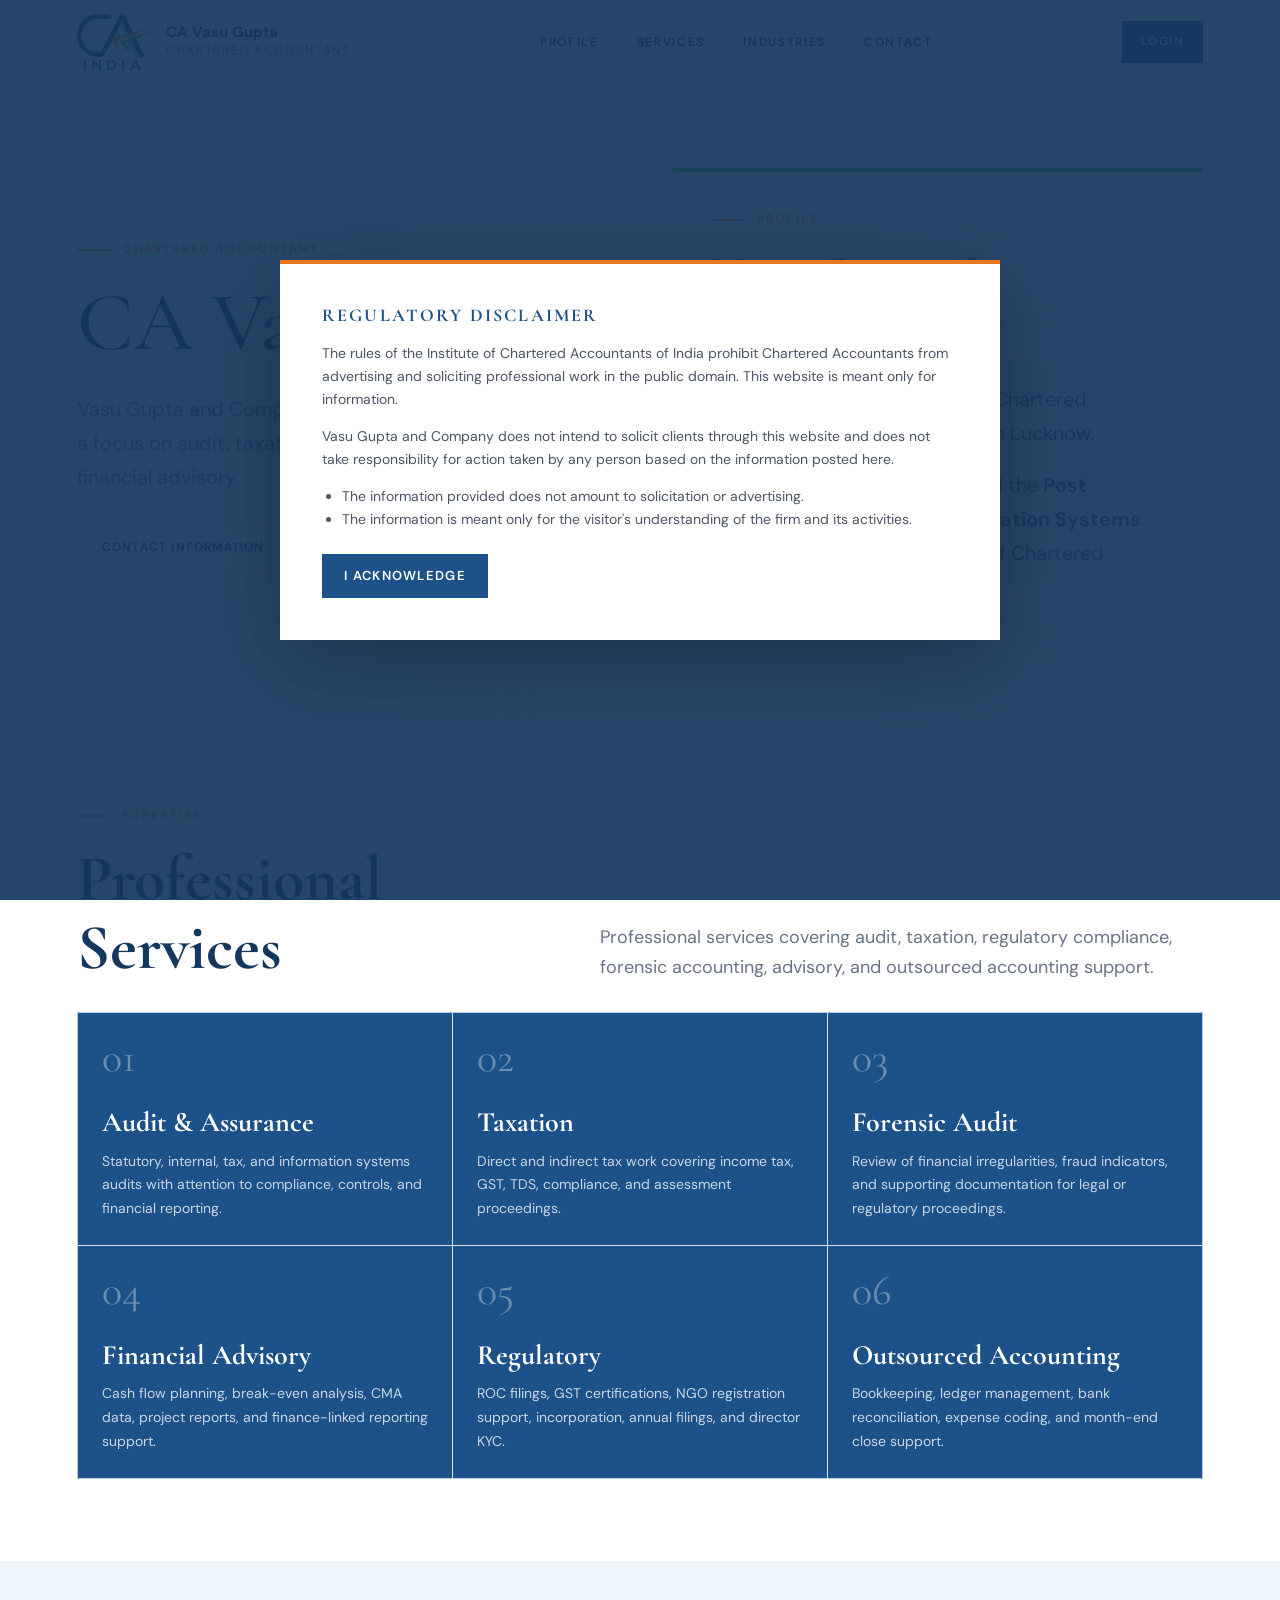
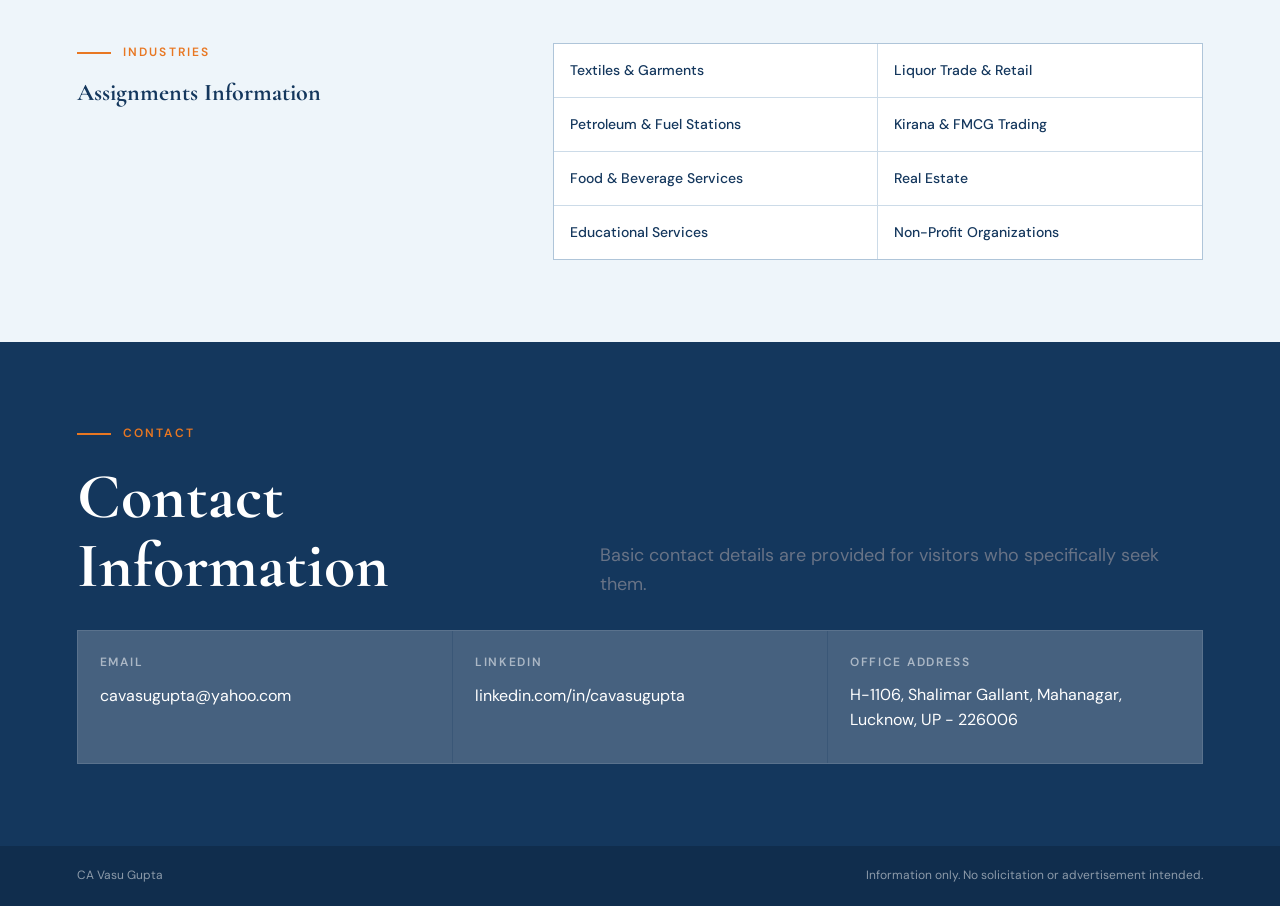
<file: index.html>
<!doctype html>
<html lang="en">
<head>
  <meta charset="UTF-8">
  <meta name="viewport" content="width=device-width, initial-scale=1.0">
  <title>CA Vasu Gupta</title>
  <link rel="icon" type="image/png" href="assets/CA_India_Logo.png">
  <link rel="preconnect" href="https://fonts.googleapis.com">
  <link href="https://fonts.googleapis.com/css2?family=Cormorant+Garamond:wght@400;500;600&family=DM+Sans:wght@300;400;500;600&display=swap" rel="stylesheet">
  <style>
    :root {
      --navy: #1d5189;
      --navy-dark: #14375d;
      --orange: #e87722;
      --green: #5cb04d;
      --paper: #fbfaf8;
      --panel: #ffffff;
      --ink: #162235;
      --muted: #687386;
      --line: rgba(29, 81, 137, 0.16);
      --soft-blue: #eef5fa;
    }

    * { box-sizing: border-box; }
    html { scroll-behavior: smooth; }
    body {
      margin: 0;
      background: var(--paper);
      color: var(--ink);
      font-family: "DM Sans", Arial, sans-serif;
      line-height: 1.65;
      letter-spacing: 0;
    }

    a { color: inherit; }

    .modal-overlay {
      position: fixed;
      inset: 0;
      z-index: 1000;
      display: flex;
      align-items: center;
      justify-content: center;
      padding: 24px;
      background: rgba(20, 55, 93, 0.92);
    }

    .modal {
      width: min(720px, 100%);
      padding: clamp(24px, 4vw, 42px);
      background: #fff;
      border-top: 4px solid var(--orange);
      box-shadow: 0 24px 80px rgba(0, 0, 0, 0.25);
    }

    .modal h2 {
      margin: 0 0 16px;
      color: var(--navy);
      font-size: 18px;
      letter-spacing: 0.12em;
      text-transform: uppercase;
    }

    .modal p,
    .modal li {
      color: #4b5565;
      font-size: 14px;
    }

    .modal ul {
      margin: 0 0 22px;
      padding-left: 20px;
    }

    .modal button {
      min-height: 44px;
      padding: 0 22px;
      border: 0;
      background: var(--navy);
      color: #fff;
      cursor: pointer;
      font: inherit;
      font-size: 13px;
      font-weight: 600;
      letter-spacing: 0.1em;
      text-transform: uppercase;
    }

    .site-header {
      position: sticky;
      top: 0;
      z-index: 50;
      display: flex;
      align-items: center;
      justify-content: space-between;
      min-height: 84px;
      padding: 12px clamp(18px, 6vw, 96px);
      background: rgba(251, 250, 248, 0.96);
      border-bottom: 1px solid var(--line);
      backdrop-filter: blur(10px);
    }

    .brand {
      display: inline-flex;
      align-items: center;
      gap: 14px;
      text-decoration: none;
    }

    .brand img {
      width: auto;
      height: 56px;
      display: block;
      mix-blend-mode: multiply;
    }

    .brand-text {
      display: grid;
      gap: 0;
    }

    .brand-text strong {
      color: var(--navy-dark);
      font-size: 15px;
      line-height: 1.2;
    }

    .brand-text span {
      color: var(--muted);
      font-size: 12px;
      text-transform: uppercase;
      letter-spacing: 0.14em;
    }

    .nav-links {
      display: flex;
      align-items: center;
      gap: clamp(18px, 3vw, 38px);
      list-style: none;
      margin: 0;
      padding: 0;
    }

    .nav-links a {
      color: var(--ink);
      text-decoration: none;
      font-size: 12px;
      font-weight: 600;
      letter-spacing: 0.14em;
      text-transform: uppercase;
    }

    .nav-links a:hover { color: var(--navy); }

    .header-actions {
      display: flex;
      align-items: center;
      gap: 12px;
    }

    .login-button {
      min-height: 42px;
      padding: 0 18px;
      border: 1px solid var(--navy);
      background: var(--navy);
      color: #fff;
      cursor: pointer;
      font: inherit;
      font-size: 12px;
      font-weight: 600;
      letter-spacing: 0.12em;
      text-transform: uppercase;
    }

    .login-button:hover,
    .login-button:focus-visible {
      background: var(--navy-dark);
      border-color: var(--navy-dark);
    }

    .menu-toggle {
      display: none;
      width: 42px;
      height: 42px;
      border: 1px solid var(--line);
      background: #fff;
      cursor: pointer;
    }

    .menu-toggle span {
      display: block;
      width: 20px;
      height: 2px;
      margin: 5px auto;
      background: var(--navy);
    }

    .mobile-nav {
      display: none;
      position: fixed;
      top: 84px;
      left: 0;
      right: 0;
      z-index: 45;
      padding: 12px clamp(18px, 6vw, 96px) 20px;
      background: var(--paper);
      border-bottom: 1px solid var(--line);
    }

    .mobile-nav.open { display: grid; }
    .mobile-nav a {
      padding: 12px 0;
      border-bottom: 1px solid var(--line);
      color: var(--ink);
      text-decoration: none;
      font-size: 13px;
      font-weight: 600;
      letter-spacing: 0.12em;
      text-transform: uppercase;
    }

    .mobile-login {
      width: 100%;
      min-height: 44px;
      margin-top: 12px;
    }

    .login-overlay {
      position: fixed;
      inset: 0;
      z-index: 900;
      display: none;
      align-items: center;
      justify-content: center;
      padding: 24px;
      background: rgba(20, 55, 93, 0.72);
    }

    .login-overlay.open { display: flex; }

    .login-dialog {
      width: min(420px, 100%);
      padding: 28px;
      background: #fff;
      border-top: 4px solid var(--orange);
      box-shadow: 0 24px 80px rgba(0, 0, 0, 0.25);
    }

    .login-dialog h2 {
      margin: 0 0 20px;
      color: var(--navy-dark);
      font-size: 30px;
    }

    .login-field {
      display: grid;
      gap: 7px;
      margin-bottom: 14px;
    }

    .login-field label {
      color: var(--navy-dark);
      font-size: 12px;
      font-weight: 600;
      letter-spacing: 0.12em;
      text-transform: uppercase;
    }

    .login-field input {
      width: 100%;
      min-height: 44px;
      padding: 10px 12px;
      border: 1px solid var(--line);
      color: var(--ink);
      font: inherit;
      font-size: 15px;
    }

    .login-field input:focus {
      border-color: var(--navy);
      outline: 2px solid rgba(29, 81, 137, 0.14);
    }

    .login-error {
      min-height: 22px;
      margin: 2px 0 16px;
      color: #b42318;
      font-size: 13px;
    }

    .login-actions {
      display: flex;
      gap: 10px;
      justify-content: flex-end;
    }

    .login-actions button {
      min-height: 42px;
      padding: 0 16px;
      border: 1px solid var(--line);
      background: #fff;
      color: var(--navy-dark);
      cursor: pointer;
      font: inherit;
      font-size: 12px;
      font-weight: 600;
      letter-spacing: 0.1em;
      text-transform: uppercase;
    }

    .login-actions button[type="submit"] {
      border-color: var(--navy);
      background: var(--navy);
      color: #fff;
    }

    main { overflow: hidden; }

    .hero {
      padding: clamp(42px, 7vw, 84px) clamp(18px, 6vw, 96px) clamp(44px, 7vw, 80px);
      border-bottom: 1px solid var(--line);
      background:
        linear-gradient(90deg, rgba(238, 245, 250, 0.95), rgba(251, 250, 248, 0.7)),
        var(--paper);
    }

    .hero-grid {
      display: grid;
      grid-template-columns: repeat(2, minmax(0, 1fr));
      gap: clamp(28px, 5vw, 72px);
      align-items: stretch;
      max-width: 1240px;
      margin: 0 auto;
    }

    .hero-intro {
      display: flex;
      flex-direction: column;
      justify-content: center;
      min-height: 360px;
      padding: clamp(22px, 4vw, 38px) 0;
    }

    .eyebrow,
    .section-label {
      display: flex;
      align-items: center;
      gap: 12px;
      min-height: 18px;
      margin-bottom: 18px;
      color: var(--orange);
      font-size: 12px;
      font-weight: 600;
      letter-spacing: 0.18em;
      text-transform: uppercase;
    }

    .eyebrow::before,
    .section-label::before {
      content: "";
      width: 34px;
      height: 2px;
      background: var(--orange);
    }

    h1,
    h2,
    h3 {
      margin: 0;
      color: var(--navy-dark);
      font-family: "Cormorant Garamond", Georgia, serif;
      line-height: 1.08;
    }

    h1 {
      max-width: 560px;
      font-size: clamp(56px, 6.5vw, 88px);
      font-weight: 500;
    }

    .hero-sub {
      max-width: 560px;
      margin: 24px 0 30px;
      color: var(--muted);
      font-size: clamp(17px, 1.6vw, 20px);
      font-weight: 400;
      line-height: 1.7;
    }

    .hero-actions {
      display: flex;
      flex-wrap: wrap;
      gap: 12px;
    }

    .plain-link {
      display: inline-flex;
      align-items: center;
      min-height: 44px;
      padding: 0 18px;
      border: 1px solid var(--line);
      background: #fff;
      color: var(--navy-dark);
      text-decoration: none;
      font-size: 12px;
      font-weight: 600;
      letter-spacing: 0.1em;
      text-transform: uppercase;
    }

    .hero .plain-link {
      min-height: 48px;
      padding: 0 24px;
    }

    .profile-panel {
      display: flex;
      flex-direction: column;
      justify-content: center;
      min-height: 360px;
      padding: clamp(22px, 4vw, 38px);
      background: rgba(255, 255, 255, 0.82);
      border: 1px solid var(--line);
      border-top: 4px solid var(--green);
    }

    .profile-panel h2 {
      margin-bottom: 24px;
      font-size: clamp(38px, 4vw, 56px);
      font-weight: 500;
    }

    .profile-panel p {
      max-width: 560px;
      margin: 0 0 18px;
      color: #4f596a;
      font-size: clamp(17px, 1.6vw, 20px);
      line-height: 1.7;
    }

    .profile-panel p:last-child { margin-bottom: 0; }

    section {
      padding: clamp(44px, 7vw, 82px) clamp(18px, 6vw, 96px);
    }

    .section-inner {
      max-width: 1240px;
      margin: 0 auto;
    }

    .section-head {
      display: grid;
      grid-template-columns: minmax(260px, 0.8fr) minmax(300px, 1fr);
      gap: 40px;
      align-items: end;
      margin-bottom: 30px;
    }

    .section-head h2 {
      font-size: clamp(38px, 5vw, 64px);
    }

    .section-head p {
      margin: 0;
      color: var(--muted);
      font-size: 18px;
      line-height: 1.65;
    }

    .tool-grid,
    .service-grid,
    .info-grid {
      display: grid;
      gap: 1px;
      background: var(--line);
      border: 1px solid var(--line);
    }

    .tool-grid { grid-template-columns: repeat(2, minmax(0, 1fr)); }
    .service-grid { grid-template-columns: repeat(3, minmax(0, 1fr)); }
    .info-grid { grid-template-columns: repeat(4, minmax(0, 1fr)); }

    .tile {
      min-height: 190px;
      padding: 24px;
      background: var(--panel);
    }

    .tile h3 {
      margin-bottom: 12px;
      font-size: 28px;
    }

    .tile p {
      margin: 0;
      color: var(--muted);
      font-size: 14px;
      line-height: 1.7;
    }

    .tool-tile {
      display: flex;
      flex-direction: column;
      justify-content: space-between;
      min-height: 220px;
      text-decoration: none;
    }

    .tool-tile span {
      color: var(--orange);
      font-size: 12px;
      font-weight: 600;
      letter-spacing: 0.12em;
      text-transform: uppercase;
    }

    .tool-tile:hover h3 { color: var(--navy); }

    .services { background: #fff; }

    .service-tile {
      background: var(--navy);
      border-color: rgba(255, 255, 255, 0.1);
    }

    .service-tile h3,
    .service-tile p {
      color: #fff;
    }

    .service-tile p { opacity: 0.76; }

    .service-number {
      display: block;
      margin-bottom: 28px;
      color: rgba(255, 255, 255, 0.35);
      font-family: "Cormorant Garamond", Georgia, serif;
      font-size: 42px;
      line-height: 1;
    }

    .about { background: var(--soft-blue); }

    .industries {
      display: grid;
      grid-template-columns: minmax(250px, 0.8fr) minmax(300px, 1.2fr);
      gap: 42px;
      align-items: start;
    }

    .industry-list {
      display: grid;
      grid-template-columns: repeat(2, minmax(0, 1fr));
      gap: 1px;
      background: var(--line);
      border: 1px solid var(--line);
    }

    .industry-list div {
      padding: 15px 16px;
      background: #fff;
      color: var(--navy-dark);
      font-size: 14px;
      font-weight: 500;
    }

    .contact {
      background: var(--navy-dark);
      color: #fff;
    }

    .contact h2,
    .contact h3 {
      color: #fff;
    }

    .contact .section-label { color: var(--orange); }

    .contact-grid {
      display: grid;
      grid-template-columns: repeat(3, minmax(0, 1fr));
      gap: 1px;
      background: rgba(255, 255, 255, 0.16);
      border: 1px solid rgba(255, 255, 255, 0.16);
    }

    .contact-card {
      min-height: 132px;
      padding: 22px;
      background: rgba(255, 255, 255, 0.06);
    }

    .contact-card span {
      display: block;
      margin-bottom: 10px;
      color: rgba(255, 255, 255, 0.55);
      font-size: 12px;
      font-weight: 600;
      letter-spacing: 0.14em;
      text-transform: uppercase;
    }

    .contact-card a,
    .contact-card p {
      margin: 0;
      color: #fff;
      text-decoration: none;
      font-size: 16px;
      line-height: 1.55;
    }

    footer {
      display: flex;
      justify-content: space-between;
      gap: 16px;
      padding: 20px clamp(18px, 6vw, 96px);
      background: #102d4d;
      color: rgba(255, 255, 255, 0.52);
      font-size: 12px;
    }

    @media (max-width: 980px) {
      .hero-grid,
      .section-head,
      .industries,
      .contact-grid {
        grid-template-columns: 1fr;
      }

      .hero-intro,
      .profile-panel {
        min-height: 0;
      }

      .hero-intro {
        padding: 0;
      }

      .service-grid,
      .info-grid {
        grid-template-columns: repeat(2, minmax(0, 1fr));
      }
    }

    @media (max-width: 760px) {
      .site-header { min-height: 74px; }
      .brand img { height: 48px; }
      .brand-text { display: none; }
      .nav-links { display: none; }
      .site-header .login-button { display: none; }
      .menu-toggle { display: block; }
      .mobile-nav { top: 74px; }
      .tool-grid,
      .service-grid,
      .info-grid,
      .industry-list {
        grid-template-columns: 1fr;
      }
      .hero-actions { align-items: stretch; }
      .plain-link { width: 100%; justify-content: center; }
      footer { flex-direction: column; }
    }
  </style>
</head>
<body>
  <div class="modal-overlay" id="disclaimerModal">
    <div class="modal">
      <h2>Regulatory Disclaimer</h2>
      <p>The rules of the Institute of Chartered Accountants of India prohibit Chartered Accountants from advertising and soliciting professional work in the public domain. This website is meant only for information.</p>
      <p>Vasu Gupta and Company does not intend to solicit clients through this website and does not take responsibility for action taken by any person based on the information posted here.</p>
      <ul>
        <li>The information provided does not amount to solicitation or advertising.</li>
        <li>The information is meant only for the visitor's understanding of the firm and its activities.</li>
      </ul>
      <button type="button" onclick="document.getElementById('disclaimerModal').style.display='none'">I Acknowledge</button>
    </div>
  </div>

  <header class="site-header">
    <a class="brand" href="#home">
      <img src="assets/CA_India_Logo.png" alt="CA India logo">
      <span class="brand-text">
        <strong>CA Vasu Gupta</strong>
        <span>Chartered Accountant</span>
      </span>
    </a>
    <nav aria-label="Primary navigation">
      <ul class="nav-links">
        <li><a href="#profile">Profile</a></li>
        <li><a href="#services">Services</a></li>
        <li><a href="#industries">Industries</a></li>
        <li><a href="#contact">Contact</a></li>
      </ul>
    </nav>
    <div class="header-actions">
      <button class="login-button" type="button" onclick="openLogin()">Login</button>
      <button class="menu-toggle" type="button" aria-label="Toggle menu" onclick="toggleMobileMenu()">
        <span></span>
        <span></span>
        <span></span>
      </button>
    </div>
  </header>

  <div class="mobile-nav" id="mobileNav">
    <a href="#profile" onclick="closeMobileMenu()">Profile</a>
    <a href="#services" onclick="closeMobileMenu()">Services</a>
    <a href="#industries" onclick="closeMobileMenu()">Industries</a>
    <a href="#contact" onclick="closeMobileMenu()">Contact</a>
    <button class="login-button mobile-login" type="button" onclick="openLogin()">Login</button>
  </div>

  <div class="login-overlay" id="loginOverlay" aria-hidden="true">
    <form class="login-dialog" id="loginForm" aria-labelledby="loginTitle">
      <h2 id="loginTitle">Login</h2>
      <div class="login-field">
        <label for="loginUser">Login</label>
        <input id="loginUser" name="loginUser" type="text" autocomplete="username" required>
      </div>
      <div class="login-field">
        <label for="loginPassword">Password</label>
        <input id="loginPassword" name="loginPassword" type="password" autocomplete="current-password" required>
      </div>
      <p class="login-error" id="loginError" role="alert"></p>
      <div class="login-actions">
        <button type="button" onclick="closeLogin()">Cancel</button>
        <button type="submit">Open</button>
      </div>
    </form>
  </div>

  <main id="home">
    <section class="hero" id="profile">
      <div class="hero-grid">
        <div class="hero-intro">
          <div class="eyebrow">Chartered Accountant</div>
          <h1>CA Vasu Gupta</h1>
          <p class="hero-sub">Vasu Gupta and Company, practicing from Lucknow with a focus on audit, taxation, forensic accounting, and financial advisory.</p>
          <div class="hero-actions">
            <a class="plain-link" href="#contact">Contact Information</a>
          </div>
        </div>
        <div class="profile-panel">
          <div class="section-label">Profile</div>
          <h2>Vasu Gupta & Company</h2>
          <p>Vasu Gupta and Company is a Chartered Accountant firm practicing from Lucknow.</p>
          <p><strong>CA Vasu Gupta</strong> has completed the <strong>Post Qualification Course in Information Systems Audit (ISA)</strong> from the Institute of Chartered Accountants of India (ICAI).</p>
        </div>
      </div>
    </section>

    <section class="services" id="services">
      <div class="section-inner">
        <div class="section-head">
          <div>
            <div class="section-label">Expertise</div>
            <h2>Professional Services</h2>
          </div>
          <p>Professional services covering audit, taxation, regulatory compliance, forensic accounting, advisory, and outsourced accounting support.</p>
        </div>
        <div class="service-grid">
          <article class="tile service-tile">
            <span class="service-number">01</span>
            <h3>Audit & Assurance</h3>
            <p>Statutory, internal, tax, and information systems audits with attention to compliance, controls, and financial reporting.</p>
          </article>
          <article class="tile service-tile">
            <span class="service-number">02</span>
            <h3>Taxation</h3>
            <p>Direct and indirect tax work covering income tax, GST, TDS, compliance, and assessment proceedings.</p>
          </article>
          <article class="tile service-tile">
            <span class="service-number">03</span>
            <h3>Forensic Audit</h3>
            <p>Review of financial irregularities, fraud indicators, and supporting documentation for legal or regulatory proceedings.</p>
          </article>
          <article class="tile service-tile">
            <span class="service-number">04</span>
            <h3>Financial Advisory</h3>
            <p>Cash flow planning, break-even analysis, CMA data, project reports, and finance-linked reporting support.</p>
          </article>
          <article class="tile service-tile">
            <span class="service-number">05</span>
            <h3>Regulatory</h3>
            <p>ROC filings, GST certifications, NGO registration support, incorporation, annual filings, and director KYC.</p>
          </article>
          <article class="tile service-tile">
            <span class="service-number">06</span>
            <h3>Outsourced Accounting</h3>
            <p>Bookkeeping, ledger management, bank reconciliation, expense coding, and month-end close support.</p>
          </article>
        </div>
      </div>
    </section>

    <section class="about" id="industries">
      <div class="section-inner industries">
        <div>
          <div class="section-label">Industries</div>
          <h2>Assignments Information</h2>
        </div>
        <div class="industry-list">
          <div>Textiles & Garments</div>
          <div>Liquor Trade & Retail</div>
          <div>Petroleum & Fuel Stations</div>
          <div>Kirana & FMCG Trading</div>
          <div>Food & Beverage Services</div>
          <div>Real Estate</div>
          <div>Educational Services</div>
          <div>Non-Profit Organizations</div>
        </div>
      </div>
    </section>

    <section class="contact" id="contact">
      <div class="section-inner">
        <div class="section-head">
          <div>
            <div class="section-label">Contact</div>
            <h2>Contact Information</h2>
          </div>
          <p>Basic contact details are provided for visitors who specifically seek them.</p>
        </div>
        <div class="contact-grid">
          <div class="contact-card">
            <span>Email</span>
            <a href="mailto:cavasugupta@yahoo.com">cavasugupta@yahoo.com</a>
          </div>
          <div class="contact-card">
            <span>LinkedIn</span>
            <a href="https://www.linkedin.com/in/cavasugupta" target="_blank" rel="noopener">linkedin.com/in/cavasugupta</a>
          </div>
          <div class="contact-card">
            <span>Office Address</span>
            <p>H-1106, Shalimar Gallant, Mahanagar, Lucknow, UP - 226006</p>
          </div>
        </div>
      </div>
    </section>
  </main>

  <footer>
    <span>CA Vasu Gupta</span>
    <span>Information only. No solicitation or advertisement intended.</span>
  </footer>

  <script>
    function toggleMobileMenu() {
      document.getElementById("mobileNav").classList.toggle("open");
    }

    function closeMobileMenu() {
      document.getElementById("mobileNav").classList.remove("open");
    }

    function openLogin() {
      closeMobileMenu();
      document.getElementById("loginOverlay").classList.add("open");
      document.getElementById("loginOverlay").setAttribute("aria-hidden", "false");
      document.getElementById("loginError").textContent = "";
      document.getElementById("loginUser").focus();
    }

    function closeLogin() {
      document.getElementById("loginOverlay").classList.remove("open");
      document.getElementById("loginOverlay").setAttribute("aria-hidden", "true");
      document.getElementById("loginForm").reset();
      document.getElementById("loginError").textContent = "";
    }

    document.getElementById("loginOverlay").addEventListener("click", function(event) {
      if (event.target === event.currentTarget) {
        closeLogin();
      }
    });

    document.addEventListener("keydown", function(event) {
      if (event.key === "Escape" && document.getElementById("loginOverlay").classList.contains("open")) {
        closeLogin();
      }
    });

    document.getElementById("loginForm").addEventListener("submit", function(event) {
      event.preventDefault();

      const login = document.getElementById("loginUser").value.trim().toLowerCase();
      const password = document.getElementById("loginPassword").value.trim().toLowerCase();
      const pages = {
        index: "index/",
        insurance: "insurance/"
      };

      if (login === password && pages[login]) {
        window.location.href = pages[login];
        return;
      }

      document.getElementById("loginError").textContent = "Invalid login or password.";
    });
  </script>
</body>
</html>
</file>
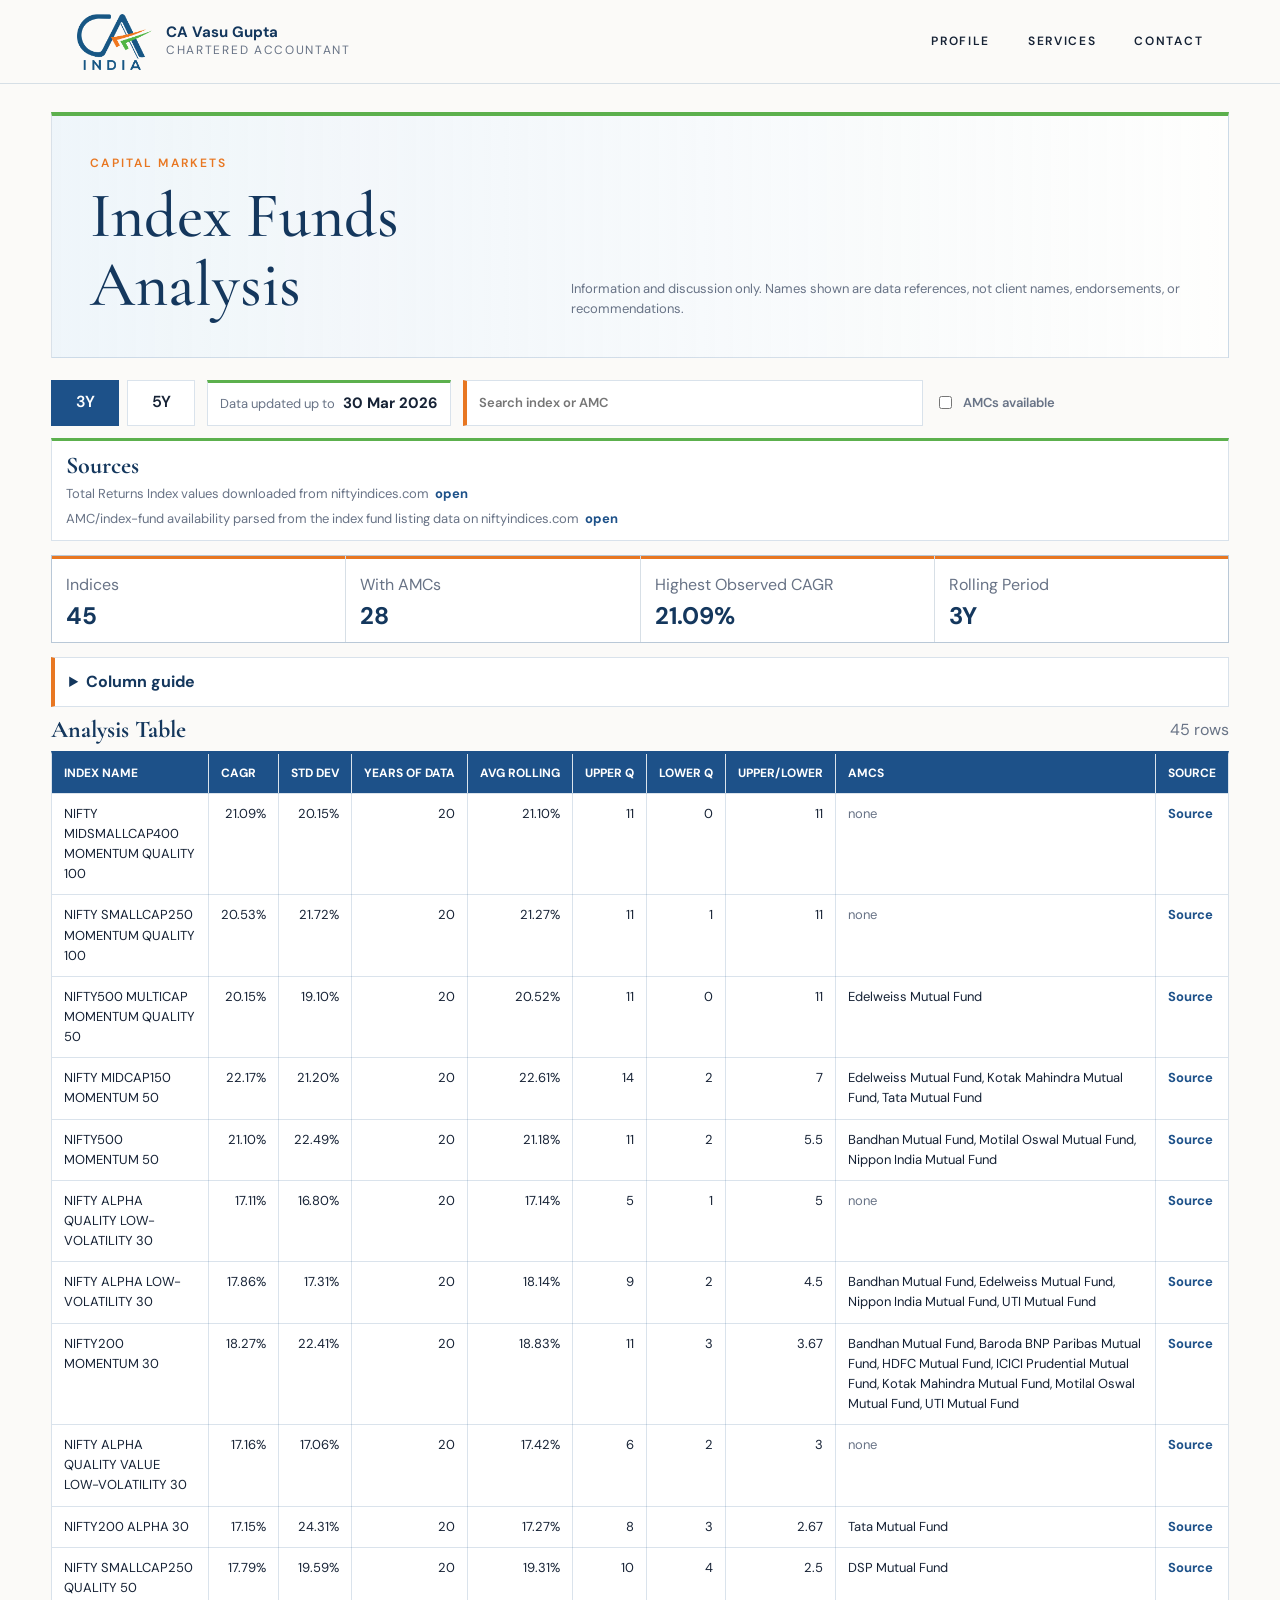
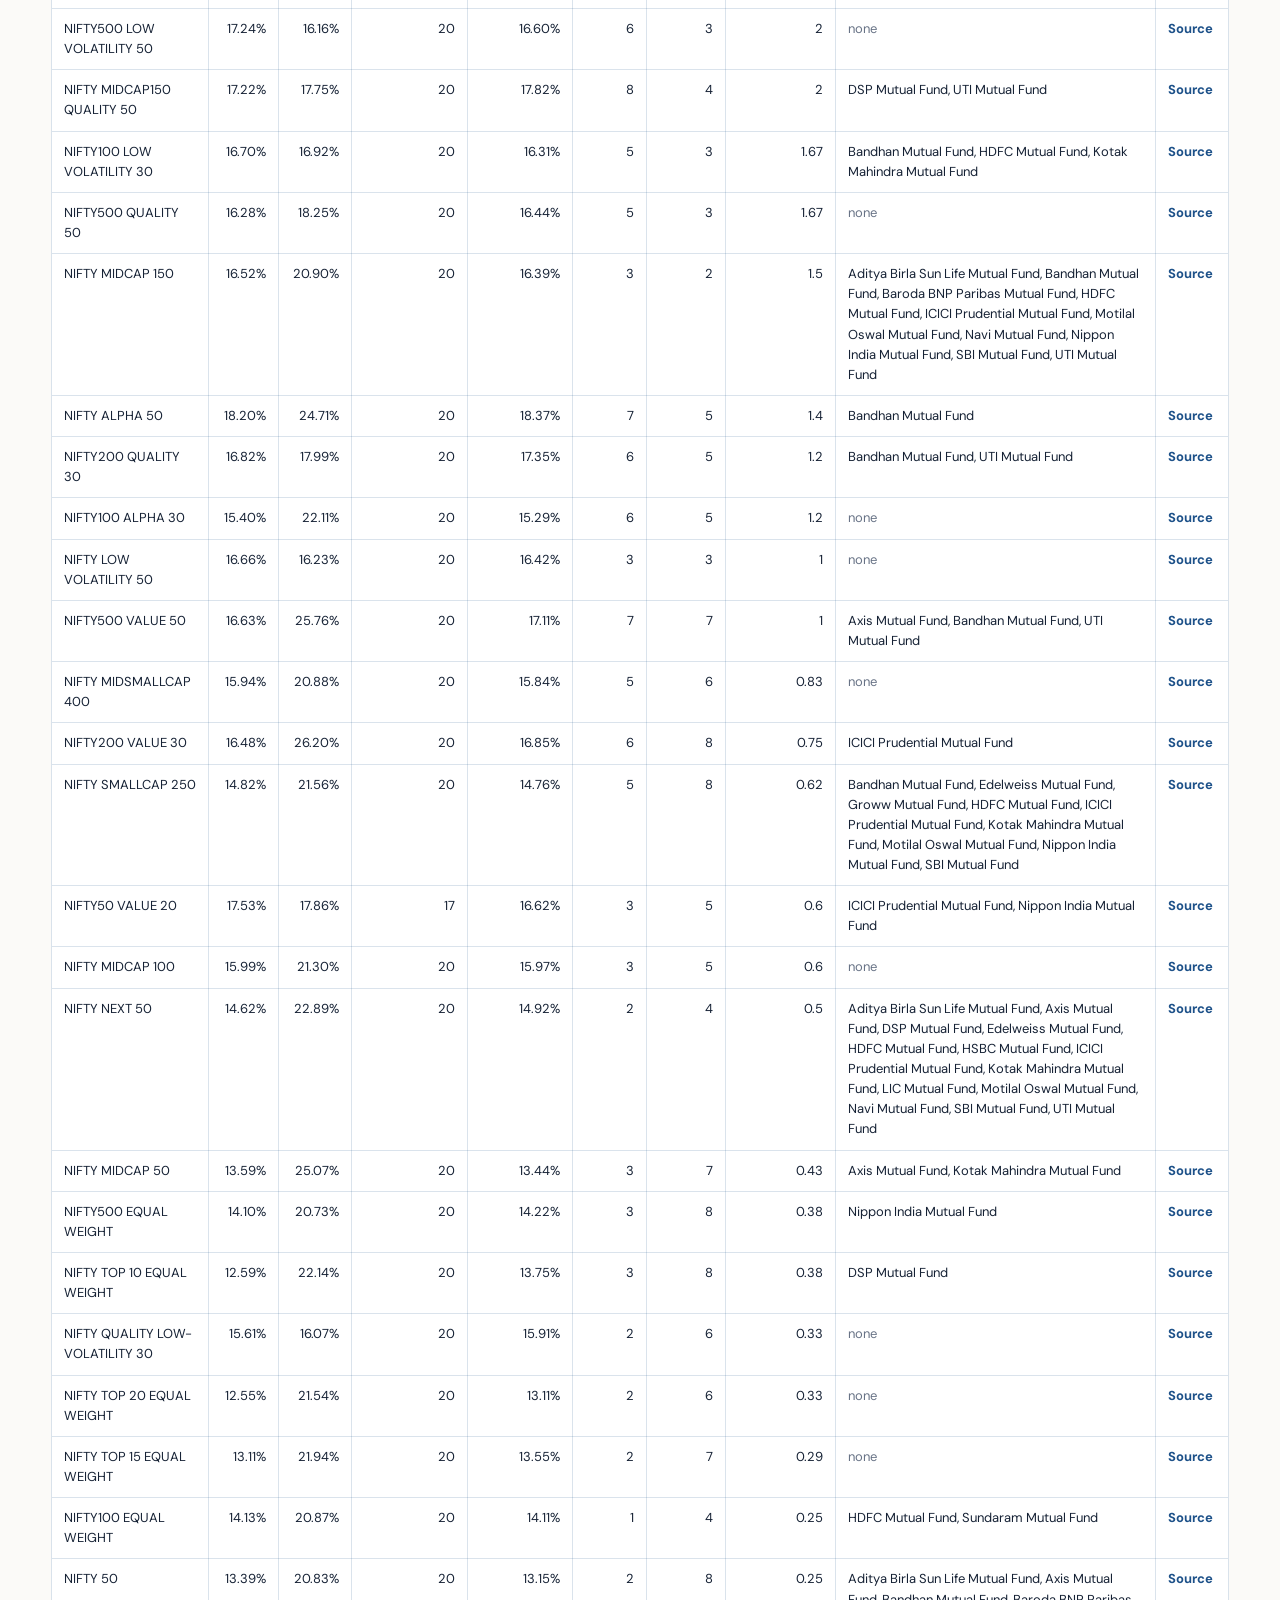
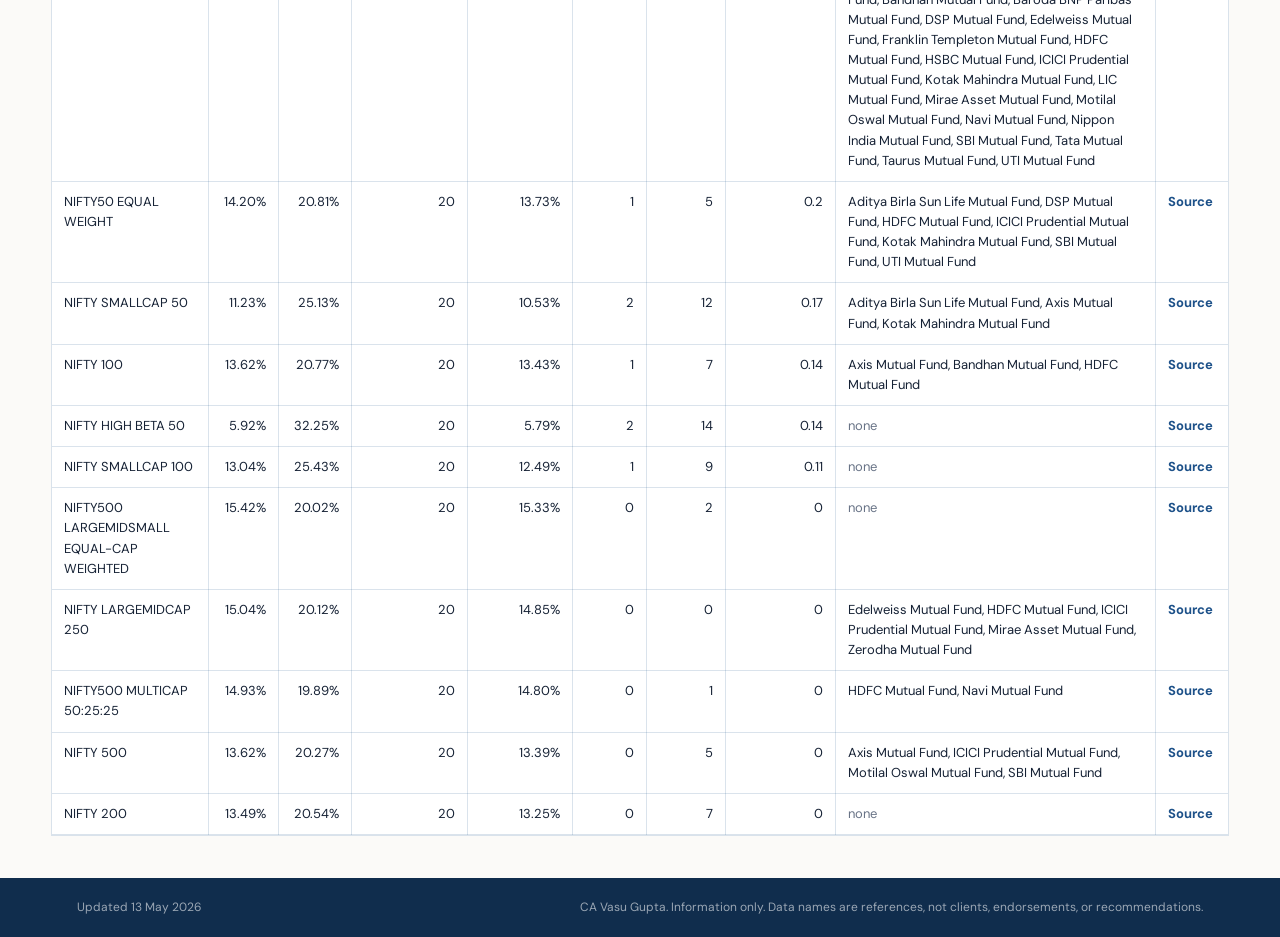
<file: index/index.html>
<!doctype html>
<html lang="en">
  <head>
    <meta charset="utf-8">
    <meta name="viewport" content="width=device-width, initial-scale=1">
    <meta name="robots" content="noindex, nofollow">
    <title>Index Funds Analysis</title>
    <link rel="icon" type="image/png" href="assets/ca-india-logo.png">
    <link rel="preconnect" href="https://fonts.googleapis.com">
    <link href="https://fonts.googleapis.com/css2?family=Cormorant+Garamond:wght@400;500;600&family=DM+Sans:wght@300;400;500;600&display=swap" rel="stylesheet">
    <link rel="stylesheet" href="styles.css">
  </head>
  <body>
    <header class="site-header">
      <a class="brand" href="../">
        <img src="assets/ca-india-logo.png" alt="CA India logo">
        <span class="brand-text">
          <strong>CA Vasu Gupta</strong>
          <span>Chartered Accountant</span>
        </span>
      </a>
      <nav aria-label="Primary navigation">
        <a href="../#profile">Profile</a>
        <a href="../#services">Services</a>
        <a href="../#contact">Contact</a>
      </nav>
    </header>

    <main>
      <section class="page-title">
        <div>
          <p>Capital Markets</p>
          <h1>Index Funds Analysis</h1>
        </div>
        <span>Information and discussion only. Names shown are data references, not client names, endorsements, or recommendations.</span>
      </section>

      <section class="toolbar" aria-label="Report controls">
        <div class="tabs" id="periodTabs"></div>
        <div class="metadata-grid" id="reportMeta"></div>
        <label class="search-label">
          <input id="searchInput" type="search" placeholder="Search index or AMC">
        </label>
        <label class="checkbox-label">
          <input id="amcOnlyInput" type="checkbox">
          <span>AMCs available</span>
        </label>
      </section>

      <section class="metadata-panel" aria-label="Report metadata">
        <div class="sources">
          <h2>Sources</h2>
          <ul id="sourceList"></ul>
        </div>
      </section>

      <section class="summary-grid" id="summaryGrid"></section>

      <section class="table-section">
        <details class="column-guide">
          <summary>Column guide</summary>
          <dl>
            <div>
              <dt>CAGR</dt>
              <dd>Compound annual growth rate: the average yearly return over the full available period, assuming gains are reinvested.</dd>
            </div>
            <div>
              <dt>Std Dev</dt>
              <dd>Standard deviation: a measure of how much returns moved up and down. Higher values usually mean a bumpier ride.</dd>
            </div>
            <div>
              <dt>Years of Data</dt>
              <dd>Number of years of index data available in the workbook for the selected analysis period.</dd>
            </div>
            <div>
              <dt>Avg Rolling</dt>
              <dd>Average rolling return: the average of all rolling period returns, such as all 3-year or 5-year return windows.</dd>
            </div>
            <div>
              <dt>Top Q</dt>
              <dd>Upper quartile count: how many rolling periods this index appeared in the upper 25 percent of the dataset.</dd>
            </div>
            <div>
              <dt>Top/Bottom</dt>
              <dd>Compares upper-quartile observations with lower-quartile observations.</dd>
            </div>
            <div>
              <dt>Bottom Q</dt>
              <dd>Lower quartile count: how many rolling periods this index appeared in the lower 25 percent of the dataset.</dd>
            </div>
            <div>
              <dt>AMCs</dt>
              <dd>Asset management companies that appear to offer index funds tracking this index.</dd>
            </div>
          </dl>
        </details>
        <div class="section-heading">
          <h2>Analysis Table</h2>
          <span id="rowCount"></span>
        </div>
        <div class="table-wrap">
          <table>
            <thead>
              <tr>
                <th data-sort="indexName">Index Name</th>
                <th data-sort="cagr">CAGR</th>
                <th data-sort="stdDev">Std Dev</th>
                <th data-sort="yearsOfData">Years of Data</th>
                <th data-sort="averageRollingReturn">Avg Rolling</th>
                <th data-sort="topQuartileCount">Upper Q</th>
                <th data-sort="bottomQuartileCount">Lower Q</th>
                <th data-sort="topBottomRatio">Upper/Lower</th>
                <th data-sort="amcText">AMCs</th>
                <th data-sort="sourceUrl">Source</th>
              </tr>
            </thead>
            <tbody id="rankingBody"></tbody>
          </table>
        </div>
      </section>
    </main>

    <footer>
      <span id="updatedAt"></span>
      <span>CA Vasu Gupta. Information only. Data names are references, not clients, endorsements, or recommendations.</span>
    </footer>

    <script src="app.js?v=20260508-1"></script>
  </body>
</html>
</file>
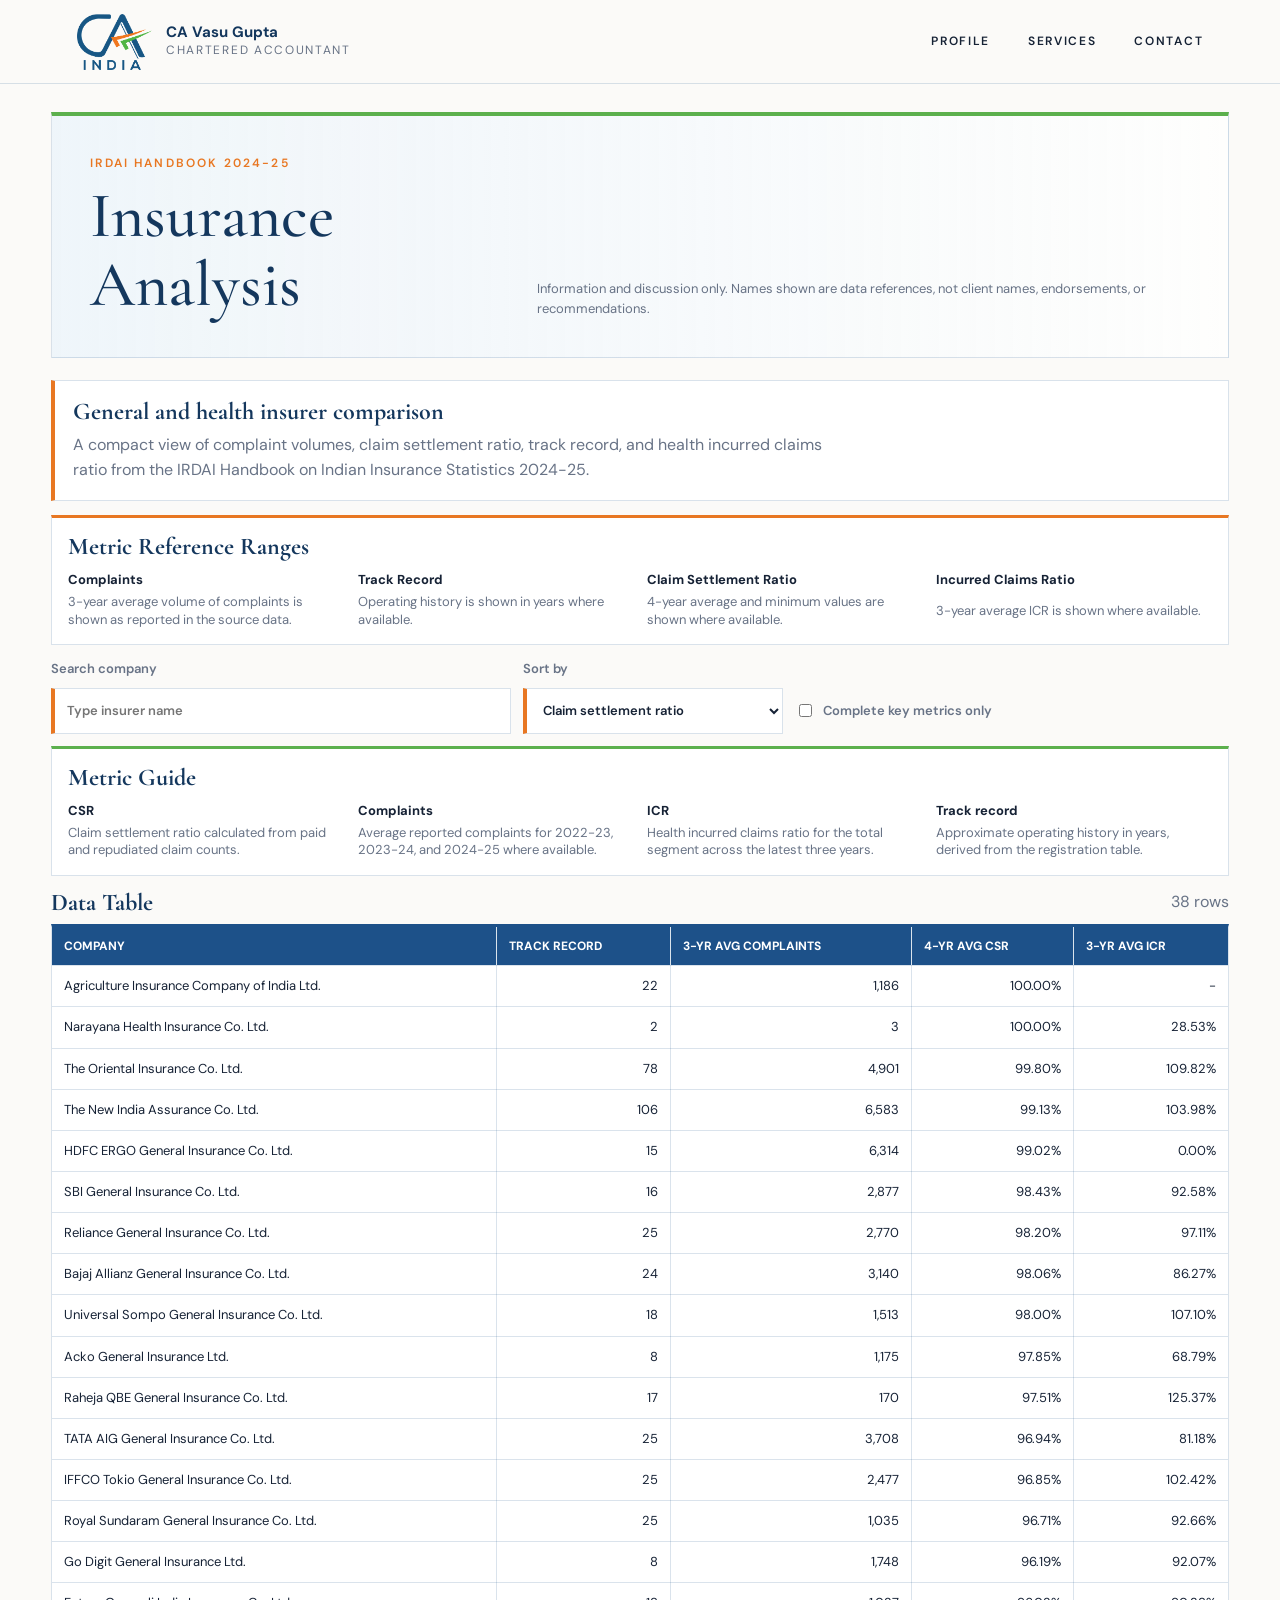
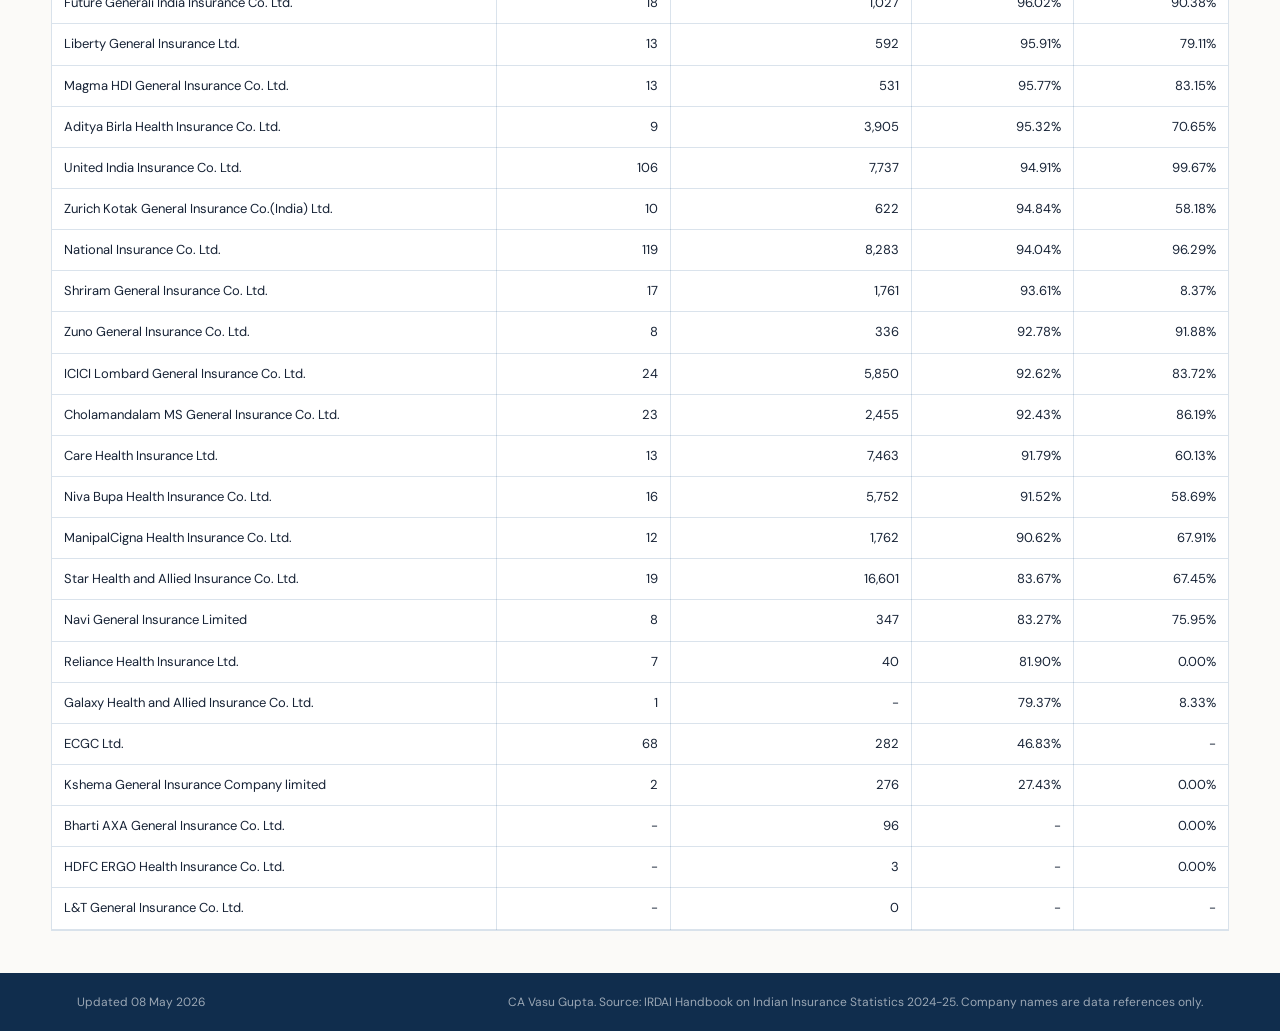
<file: insurance/index.html>
<!doctype html>
<html lang="en">
  <head>
    <meta charset="utf-8">
    <meta name="viewport" content="width=device-width, initial-scale=1">
    <meta name="robots" content="noindex, nofollow">
    <title>Insurance Analysis</title>
    <link rel="icon" type="image/png" href="assets/ca-india-logo.png">
    <link rel="preconnect" href="https://fonts.googleapis.com">
    <link href="https://fonts.googleapis.com/css2?family=Cormorant+Garamond:wght@400;500;600&family=DM+Sans:wght@300;400;500;600&display=swap" rel="stylesheet">
    <link rel="stylesheet" href="styles.css">
  </head>
  <body>
    <header class="site-header">
      <a class="brand" href="../">
        <img src="assets/ca-india-logo.png" alt="CA India logo">
        <span class="brand-text">
          <strong>CA Vasu Gupta</strong>
          <span>Chartered Accountant</span>
        </span>
      </a>
      <nav aria-label="Primary navigation">
        <a href="../#profile">Profile</a>
        <a href="../#services">Services</a>
        <a href="../#contact">Contact</a>
      </nav>
    </header>

    <main>
      <section class="page-title">
        <div>
          <p>IRDAI Handbook 2024-25</p>
          <h1>Insurance Analysis</h1>
        </div>
        <span>Information and discussion only. Names shown are data references, not client names, endorsements, or recommendations.</span>
      </section>

      <section class="intro">
        <div>
          <h2>General and health insurer comparison</h2>
          <p>
            A compact view of complaint volumes, claim settlement ratio,
            track record, and health incurred claims ratio from the IRDAI
            Handbook on Indian Insurance Statistics 2024-25.
          </p>
        </div>
      </section>

      <section class="criteria-panel">
        <h2>Metric Reference Ranges</h2>
        <dl>
          <div>
            <dt>Complaints</dt>
            <dd>3-year average volume of complaints is shown as reported in the source data.</dd>
          </div>
          <div>
            <dt>Track Record</dt>
            <dd>Operating history is shown in years where available.</dd>
          </div>
          <div>
            <dt>Claim Settlement Ratio</dt>
            <dd>4-year average and minimum values are shown where available.</dd>
          </div>
          <div>
            <dt>Incurred Claims Ratio</dt>
            <dd>3-year average ICR is shown where available.</dd>
          </div>
        </dl>
      </section>

      <section class="toolbar" aria-label="Report controls">
        <label class="search-label">
          <span>Search company</span>
          <input id="searchInput" type="search" placeholder="Type insurer name">
        </label>
        <label class="select-label">
          <span>Sort by</span>
          <select id="rankSelect">
            <option value="4-yr Avg CSR (%)">Claim settlement ratio</option>
            <option value="3-yr Avg Complaints">Complaints</option>
            <option value="Track Record (Years)">Track record</option>
            <option value="3-yr Avg ICR (%)">Health ICR</option>
          </select>
        </label>
        <label class="checkbox-label">
          <input id="completeOnlyInput" type="checkbox">
          <span>Complete key metrics only</span>
        </label>
      </section>

      <section class="notes-panel">
        <h2>Metric Guide</h2>
        <dl>
          <div>
            <dt>CSR</dt>
            <dd>Claim settlement ratio calculated from paid and repudiated claim counts.</dd>
          </div>
          <div>
            <dt>Complaints</dt>
            <dd>Average reported complaints for 2022-23, 2023-24, and 2024-25 where available.</dd>
          </div>
          <div>
            <dt>ICR</dt>
            <dd>Health incurred claims ratio for the total segment across the latest three years.</dd>
          </div>
          <div>
            <dt>Track record</dt>
            <dd>Approximate operating history in years, derived from the registration table.</dd>
          </div>
        </dl>
      </section>

      <section class="table-section">
        <div class="section-heading">
          <h2>Data Table</h2>
          <span id="rowCount"></span>
        </div>
        <div class="table-wrap">
          <table>
            <thead>
              <tr>
                <th data-sort="Company">Company</th>
                <th data-sort="Track Record (Years)">Track Record</th>
                <th data-sort="3-yr Avg Complaints">3-yr Avg Complaints</th>
                <th data-sort="4-yr Avg CSR (%)">4-yr Avg CSR</th>
                <th data-sort="3-yr Avg ICR (%)">3-yr Avg ICR</th>
              </tr>
            </thead>
            <tbody id="companyBody"></tbody>
          </table>
        </div>
      </section>
    </main>

    <footer>
      <span id="updatedAt"></span>
      <span>CA Vasu Gupta. Source: IRDAI Handbook on Indian Insurance Statistics 2024-25. Company names are data references only.</span>
    </footer>

    <script src="app.js?v=20260508-1"></script>
  </body>
</html>
</file>
<file: index/styles.css>
:root {
  color-scheme: light;
  --ink: #162235;
  --muted: #687386;
  --line: rgba(29, 81, 137, 0.16);
  --panel: #ffffff;
  --bg: #fbfaf8;
  --soft-blue: #eef5fa;
  --blue: #1d5189;
  --blue-dark: #14375d;
  --green: #5cb04d;
  --orange: #e87722;
}

* { box-sizing: border-box; }

body {
  margin: 0;
  background: var(--bg);
  color: var(--ink);
  font-family: "DM Sans", Arial, sans-serif;
  letter-spacing: 0;
  line-height: 1.55;
}

.site-header {
  position: sticky;
  top: 0;
  z-index: 50;
  display: flex;
  align-items: center;
  justify-content: space-between;
  min-height: 84px;
  padding: 12px clamp(18px, 6vw, 96px);
  background: rgba(251, 250, 248, 0.96);
  border-bottom: 1px solid var(--line);
  backdrop-filter: blur(10px);
}

.brand {
  display: inline-flex;
  align-items: center;
  gap: 14px;
  text-decoration: none;
}

.brand img {
  width: auto;
  height: 56px;
  display: block;
  mix-blend-mode: multiply;
}

.brand-text {
  display: grid;
}

.brand-text strong {
  color: var(--blue-dark);
  font-size: 15px;
  line-height: 1.2;
}

.brand-text span {
  color: var(--muted);
  font-size: 12px;
  text-transform: uppercase;
  letter-spacing: 0.14em;
}

nav {
  display: flex;
  gap: clamp(18px, 3vw, 38px);
}

nav a {
  color: var(--ink);
  text-decoration: none;
  font-size: 12px;
  font-weight: 600;
  letter-spacing: 0.14em;
  text-transform: uppercase;
}

nav a:hover { color: var(--blue); }

h1,
h2 {
  margin: 0;
  color: var(--blue-dark);
  font-family: "Cormorant Garamond", Georgia, serif;
  line-height: 1.08;
}

h1 { font-size: clamp(42px, 5vw, 68px); font-weight: 500; }
h2 { font-size: 24px; }

main {
  width: min(1400px, 100%);
  margin: 0 auto;
  padding: 28px clamp(14px, 4vw, 56px) 42px;
}

.page-title {
  display: flex;
  justify-content: space-between;
  gap: 24px;
  align-items: end;
  margin-bottom: 22px;
  padding: clamp(22px, 4vw, 38px);
  background: linear-gradient(90deg, rgba(238, 245, 250, 0.95), rgba(255, 255, 255, 0.7));
  border: 1px solid var(--line);
  border-top: 4px solid var(--green);
}

.page-title p {
  margin: 0 0 8px;
  color: var(--orange);
  font-size: 12px;
  font-weight: 600;
  letter-spacing: 0.18em;
  text-transform: uppercase;
}

.page-title span {
  color: var(--muted);
  font-size: 13px;
}

.toolbar {
  display: grid;
  grid-template-columns: max-content max-content minmax(260px, 460px) max-content;
  gap: 12px;
  align-items: center;
  justify-content: start;
  margin-bottom: 12px;
}

.tabs {
  display: flex;
  flex-wrap: wrap;
  gap: 8px;
}

.tabs button {
  min-width: 68px;
  height: 46px;
  border: 1px solid var(--line);
  border-radius: 0;
  background: #fff;
  color: var(--ink);
  cursor: pointer;
  font: inherit;
  font-weight: 600;
}

.tabs button.active {
  background: var(--blue);
  border-color: var(--blue);
  color: #fff;
}

.search-label,
.checkbox-label {
  display: flex;
  gap: 8px;
  color: var(--muted);
  font-size: 13px;
  font-weight: 600;
}

.search-label { flex-direction: column; }

.checkbox-label {
  align-items: center;
  height: 46px;
  white-space: nowrap;
}

input[type="search"] {
  width: 100%;
  height: 46px;
  padding: 0 12px;
  border: 1px solid var(--line);
  border-left: 4px solid var(--orange);
  border-radius: 0;
  background: #fff;
  color: var(--ink);
  font: inherit;
}

input[type="search"]:focus {
  outline: 2px solid rgba(92, 176, 77, 0.28);
  outline-offset: 1px;
}

.summary-grid {
  display: grid;
  grid-template-columns: repeat(4, minmax(0, 1fr));
  gap: 1px;
  margin-bottom: 14px;
  background: var(--line);
  border: 1px solid var(--line);
}

.metadata-panel {
  display: block;
  width: 100%;
  margin-bottom: 14px;
}

.metadata-grid,
.sources,
.summary-card,
.column-guide {
  background: var(--panel);
  border: 1px solid var(--line);
}

.metadata-grid,
.sources {
  padding: 12px 14px;
  border-top: 3px solid var(--green);
}

.metadata-grid {
  display: grid;
  grid-template-columns: 1fr;
  gap: 6px;
  min-width: 0;
  min-height: 60px;
  align-content: center;
}

.toolbar .metadata-grid {
  min-height: 46px;
  height: 46px;
  padding: 0 12px;
}

.toolbar .metadata-grid div {
  display: flex;
  align-items: baseline;
  gap: 8px;
  white-space: nowrap;
}

.metadata-grid span,
.summary-card span,
.section-heading span,
.muted {
  color: var(--muted);
}

.metadata-grid span { font-size: 13px; }
.metadata-grid strong { font-size: 15px; }

.sources h2 { margin-bottom: 6px; }

.sources ul {
  display: grid;
  gap: 8px;
  margin: 0;
  padding: 0;
  list-style: none;
}

.sources li {
  display: flex;
  align-items: baseline;
  gap: 6px;
  color: var(--muted);
  font-size: 13px;
  line-height: 1.35;
}

.sources a {
  color: var(--blue);
  font-weight: 700;
  text-decoration: none;
}

.source-link {
  color: var(--blue);
  font-weight: 700;
  text-decoration: none;
}

.summary-card {
  display: grid;
  gap: 6px;
  min-height: 78px;
  padding: 14px;
  border: 0;
  border-top: 3px solid var(--orange);
}

.summary-card strong {
  color: var(--blue-dark);
  font-size: 24px;
  line-height: 1;
}

.table-section { margin-top: 8px; }

.section-heading {
  display: flex;
  justify-content: space-between;
  align-items: center;
  gap: 12px;
  margin-bottom: 8px;
}

.column-guide {
  margin-bottom: 10px;
  padding: 12px 14px;
  border-left: 4px solid var(--orange);
}

.column-guide summary {
  cursor: pointer;
  color: var(--blue-dark);
  font-weight: 700;
}

.column-guide dl {
  display: grid;
  grid-template-columns: repeat(2, minmax(0, 1fr));
  align-items: start;
  gap: 14px 24px;
  margin: 12px 0 0;
}

.column-guide div {
  display: grid;
  gap: 3px;
}

.column-guide dt {
  color: var(--ink);
  font-size: 13px;
  font-weight: 700;
}

.column-guide dd {
  margin: 0;
  color: var(--muted);
  font-size: 13px;
  line-height: 1.35;
}

.table-wrap {
  overflow-x: auto;
  -webkit-overflow-scrolling: touch;
  background: var(--panel);
  border: 1px solid var(--line);
  border-top: 3px solid var(--blue);
}

table {
  width: 100%;
  min-width: 1120px;
  border-collapse: collapse;
}

th:first-child,
td:first-child {
  position: sticky;
  left: 0;
  z-index: 1;
}

th:first-child { z-index: 3; }
td:first-child { background: var(--panel); }

th,
td {
  padding: 10px 12px;
  border-bottom: 1px solid var(--line);
  border-right: 1px solid var(--line);
  text-align: left;
  vertical-align: top;
}

th:last-child,
td:last-child { border-right: 0; }

th {
  position: sticky;
  top: 0;
  background: var(--blue);
  color: #fff;
  cursor: pointer;
  font-size: 12px;
  text-transform: uppercase;
  white-space: nowrap;
}

td { font-size: 13px; }

td:nth-child(n+2):nth-child(-n+8) {
  text-align: right;
  font-variant-numeric: tabular-nums;
  white-space: nowrap;
}

tr:hover td,
tr:hover td:first-child {
  background: #f4faf2;
}

footer {
  display: flex;
  justify-content: space-between;
  gap: 16px;
  padding: 20px clamp(18px, 6vw, 96px);
  background: #102d4d;
  color: rgba(255, 255, 255, 0.58);
  font-size: 12px;
}

@media (max-width: 1100px) {
  .summary-grid { grid-template-columns: repeat(2, minmax(0, 1fr)); }
}

@media (max-width: 820px) {
  .site-header,
  .page-title,
  footer {
    flex-direction: column;
    align-items: stretch;
  }

  .site-header {
    min-height: 74px;
    padding: 12px 14px;
  }

  .brand img { height: 48px; }
  .brand-text { display: none; }
  nav { gap: 16px; flex-wrap: wrap; }

  h1 { font-size: 34px; }
  h2 { font-size: 20px; }

  main { padding: 14px 10px 28px; }

  .toolbar,
  .summary-grid,
  .metadata-panel,
  .metadata-grid {
    grid-template-columns: 1fr;
  }

  .toolbar {
    gap: 12px;
    align-items: stretch;
  }

  .checkbox-label {
    height: auto;
    min-height: 42px;
  }

  .tabs button,
  input[type="search"] {
    height: 42px;
  }

  .column-guide dl { grid-template-columns: 1fr; }
  table { min-width: 1000px; }

  th,
  td {
    padding: 9px 10px;
  }

  th { font-size: 11px; }
  td { font-size: 12px; }

  th:first-child,
  td:first-child {
    min-width: 210px;
    max-width: 210px;
  }
}
</file>
<file: insurance/styles.css>
:root {
  color-scheme: light;
  --ink: #162235;
  --muted: #687386;
  --line: rgba(29, 81, 137, 0.16);
  --panel: #ffffff;
  --bg: #fbfaf8;
  --soft-blue: #eef5fa;
  --blue: #1d5189;
  --blue-dark: #14375d;
  --green: #5cb04d;
  --orange: #e87722;
}

* { box-sizing: border-box; }

body {
  margin: 0;
  background: var(--bg);
  color: var(--ink);
  font-family: "DM Sans", Arial, sans-serif;
  letter-spacing: 0;
  line-height: 1.55;
}

.site-header {
  position: sticky;
  top: 0;
  z-index: 50;
  display: flex;
  align-items: center;
  justify-content: space-between;
  min-height: 84px;
  padding: 12px clamp(18px, 6vw, 96px);
  background: rgba(251, 250, 248, 0.96);
  border-bottom: 1px solid var(--line);
  backdrop-filter: blur(10px);
}

.brand {
  display: inline-flex;
  align-items: center;
  gap: 14px;
  text-decoration: none;
}

.brand img {
  width: auto;
  height: 56px;
  display: block;
  mix-blend-mode: multiply;
}

.brand-text {
  display: grid;
}

.brand-text strong {
  color: var(--blue-dark);
  font-size: 15px;
  line-height: 1.2;
}

.brand-text span {
  color: var(--muted);
  font-size: 12px;
  text-transform: uppercase;
  letter-spacing: 0.14em;
}

nav {
  display: flex;
  gap: clamp(18px, 3vw, 38px);
}

nav a {
  color: var(--ink);
  text-decoration: none;
  font-size: 12px;
  font-weight: 600;
  letter-spacing: 0.14em;
  text-transform: uppercase;
}

nav a:hover { color: var(--blue); }

h1,
h2 {
  margin: 0;
  color: var(--blue-dark);
  font-family: "Cormorant Garamond", Georgia, serif;
  line-height: 1.08;
}

h1 { font-size: clamp(42px, 5vw, 68px); font-weight: 500; }
h2 { font-size: 24px; }

main {
  width: min(1400px, 100%);
  margin: 0 auto;
  padding: 28px clamp(14px, 4vw, 56px) 42px;
}

.page-title {
  display: flex;
  justify-content: space-between;
  gap: 24px;
  align-items: end;
  margin-bottom: 22px;
  padding: clamp(22px, 4vw, 38px);
  background: linear-gradient(90deg, rgba(238, 245, 250, 0.95), rgba(255, 255, 255, 0.7));
  border: 1px solid var(--line);
  border-top: 4px solid var(--green);
}

.page-title p {
  margin: 0 0 8px;
  color: var(--orange);
  font-size: 12px;
  font-weight: 600;
  letter-spacing: 0.18em;
  text-transform: uppercase;
}

.page-title span {
  color: var(--muted);
  font-size: 13px;
}

.intro {
  display: flex;
  justify-content: space-between;
  align-items: start;
  gap: 24px;
  margin-bottom: 14px;
  padding: 18px;
  background: var(--panel);
  border: 1px solid var(--line);
  border-left: 4px solid var(--orange);
}

.intro p {
  max-width: 760px;
  margin: 8px 0 0;
  color: var(--muted);
  line-height: 1.55;
}

.toolbar {
  display: grid;
  grid-template-columns: minmax(260px, 460px) minmax(190px, 260px) max-content;
  gap: 12px;
  align-items: end;
  margin-bottom: 12px;
}

.search-label,
.select-label,
.checkbox-label {
  display: flex;
  gap: 8px;
  color: var(--muted);
  font-size: 13px;
  font-weight: 600;
}

.search-label,
.select-label {
  flex-direction: column;
}

.checkbox-label {
  align-items: center;
  height: 46px;
  white-space: nowrap;
}

input[type="search"],
select {
  width: 100%;
  height: 46px;
  padding: 0 12px;
  border: 1px solid var(--line);
  border-left: 4px solid var(--orange);
  border-radius: 0;
  background: #fff;
  color: var(--ink);
  font: inherit;
}

input[type="search"]:focus,
select:focus {
  outline: 2px solid rgba(92, 176, 77, 0.28);
  outline-offset: 1px;
}

.section-heading span,
.muted {
  color: var(--muted);
}

.criteria-panel,
.notes-panel {
  margin-bottom: 14px;
  padding: 16px;
  background: var(--panel);
  border: 1px solid var(--line);
  border-top: 3px solid var(--green);
}

.criteria-panel {
  border-top-color: var(--orange);
}

.criteria-panel h2,
.notes-panel h2 {
  margin-bottom: 10px;
}

.criteria-panel dl,
.notes-panel dl {
  display: grid;
  grid-template-columns: repeat(4, minmax(0, 1fr));
  gap: 14px;
  margin: 0;
}

.criteria-panel div,
.notes-panel div {
  display: grid;
  gap: 3px;
}

.criteria-panel dt,
.notes-panel dt {
  font-size: 13px;
  font-weight: 700;
}

.criteria-panel dd,
.notes-panel dd {
  margin: 0;
  color: var(--muted);
  font-size: 13px;
  line-height: 1.35;
}

.section-heading {
  display: flex;
  justify-content: space-between;
  align-items: center;
  gap: 12px;
  margin-bottom: 8px;
}

.table-wrap {
  overflow-x: auto;
  -webkit-overflow-scrolling: touch;
  background: var(--panel);
  border: 1px solid var(--line);
  border-top: 3px solid var(--blue);
}

table {
  width: 100%;
  min-width: 820px;
  border-collapse: collapse;
}

th:first-child,
td:first-child {
  position: sticky;
  left: 0;
  z-index: 1;
}

th:first-child { z-index: 3; }
td:first-child { background: var(--panel); }

th,
td {
  padding: 10px 12px;
  border-bottom: 1px solid var(--line);
  border-right: 1px solid var(--line);
  text-align: left;
  vertical-align: top;
}

th:last-child,
td:last-child { border-right: 0; }

th {
  position: sticky;
  top: 0;
  background: var(--blue);
  color: #fff;
  cursor: pointer;
  font-size: 12px;
  text-transform: uppercase;
  white-space: nowrap;
}

td { font-size: 13px; }

td:nth-child(n+2) {
  text-align: right;
  font-variant-numeric: tabular-nums;
  white-space: nowrap;
}

tr:hover td,
tr:hover td:first-child {
  background: #f4faf2;
}

footer {
  display: flex;
  justify-content: space-between;
  gap: 16px;
  padding: 20px clamp(18px, 6vw, 96px);
  background: #102d4d;
  color: rgba(255, 255, 255, 0.58);
  font-size: 12px;
}

@media (max-width: 1100px) {
  .criteria-panel dl,
  .notes-panel dl { grid-template-columns: repeat(2, minmax(0, 1fr)); }
}

@media (max-width: 820px) {
  .site-header,
  .page-title,
  .intro,
  footer {
    flex-direction: column;
    align-items: stretch;
  }

  .site-header {
    min-height: 74px;
    padding: 12px 14px;
  }

  .brand img { height: 48px; }
  .brand-text { display: none; }
  nav { gap: 16px; flex-wrap: wrap; }

  h1 { font-size: 34px; }
  h2 { font-size: 20px; }

  main { padding: 14px 10px 28px; }

  .toolbar,
  .criteria-panel dl,
  .notes-panel dl {
    grid-template-columns: 1fr;
  }

  .checkbox-label {
    height: auto;
    min-height: 42px;
  }

  input[type="search"],
  select {
    height: 42px;
  }

  table { min-width: 760px; }

  th,
  td {
    padding: 9px 10px;
  }

  th { font-size: 11px; }
  td { font-size: 12px; }

  th:first-child,
  td:first-child {
    min-width: 230px;
    max-width: 230px;
  }
}
</file>
